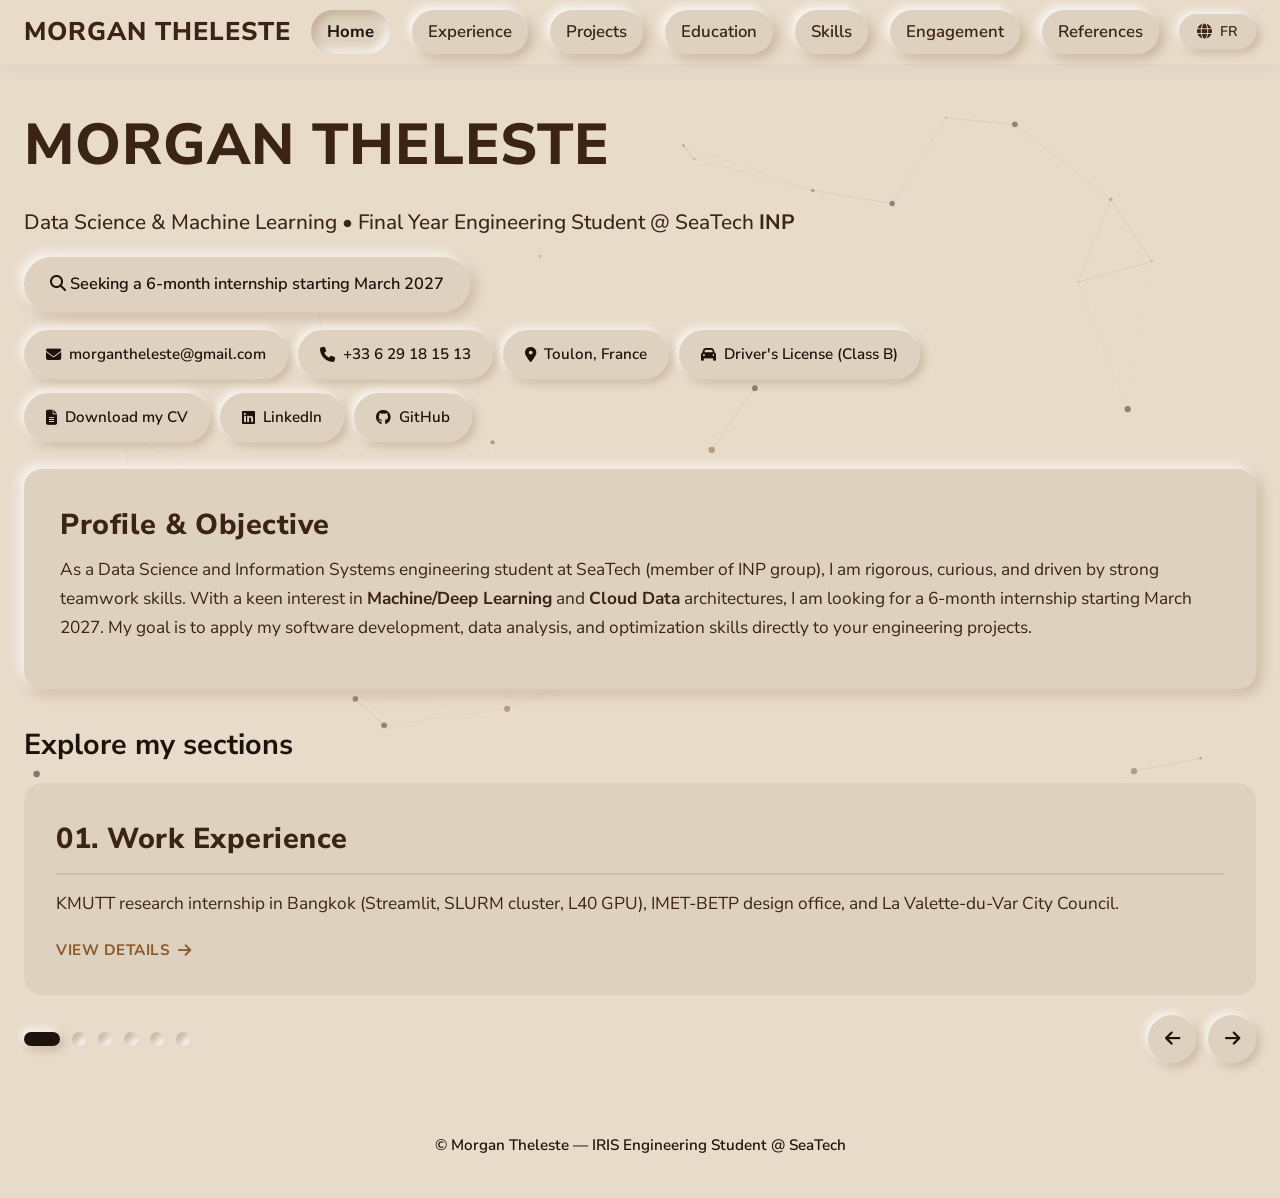
<file: index.html>
<!DOCTYPE html>
<html lang="fr">

<head>
  <meta charset="UTF-8">
  <meta name="viewport" content="width=device-width, initial-scale=1.0">
  <meta name="description"
    content="Morgan Theleste - Élève-ingénieur en dernière année au département IRIS de SeaTech. Recherche un stage de 6 mois à partir de Mars 2027.">
  <title>Morgan Theleste | Accueil</title>

  <link rel="stylesheet" href="https://cdnjs.cloudflare.com/ajax/libs/font-awesome/6.4.0/css/all.min.css">
  <link rel="stylesheet" href="style.css">

  <script src="https://cdnjs.cloudflare.com/ajax/libs/gsap/3.12.2/gsap.min.js"></script>
  <script src="script.js" defer></script>
</head>

<body>

  <div id="particles-js"></div>

  <!-- Navigation principale -->
  <nav class="main-navbar">
    <div class="nav-container">
      <a href="index.html" class="brand-link" data-i18n="nav_brand">Morgan Theleste</a>
      <ul class="nav-links">
        <li><a href="index.html" class="active" data-i18n="nav_home">Accueil</a></li>
        <li><a href="experience.html" data-i18n="nav_experience">Expérience</a></li>
        <li><a href="projets.html" data-i18n="nav_projects">Projets</a></li>
        <li><a href="formation.html" data-i18n="nav_education">Formation</a></li>
        <li><a href="competences.html" data-i18n="nav_skills">Compétences</a></li>
        <li><a href="engagement.html" data-i18n="nav_engagement">Engagement</a></li>
        <li><a href="references.html" data-i18n="nav_references">Références</a></li>
      </ul>
      <button id="lang-toggle-btn" class="lang-toggle-btn" aria-label="Passer en anglais / Switch to English">
        <i class="fas fa-globe"></i> <span id="lang-btn-text">EN</span>
      </button>
    </div>
  </nav>

  <div class="site-wrapper">

    <!-- En-tête -->
    <header class="page-header">
      <h1 class="page-title" data-i18n="header_title_home">Morgan Theleste</h1>
      <div class="page-subtitle" data-i18n="header_subtitle_home">Data Science & Machine Learning • Élève-ingénieur en dernière année @ SeaTech <strong>INP</strong></div>
      <div class="status-box" data-i18n="status_box"><i class="fas fa-search"></i> Recherche d'un stage de 6 mois à
        partir de Mars 2027</div>

      <div class="contact-grid">
        <a href="mailto:morgantheleste@gmail.com" class="contact-item"><i class="fas fa-envelope"></i>
          morgantheleste@gmail.com</a>
        <a href="tel:0629181513" class="contact-item"><i class="fas fa-phone"></i> +33 6 29 18 15 13</a>
        <span class="contact-item"><i class="fas fa-map-marker-alt"></i> <span data-i18n="contact_location">Toulon,
            83200</span></span>
        <span class="contact-item"><i class="fas fa-car"></i> <span data-i18n="contact_license">Permis B</span></span>
      </div>

      <div class="contact-grid" style="margin-top: 14px;">
        <a href="assets/pdf/Morgan_Theleste_CV.pdf" target="_blank" class="contact-item"><i class="fas fa-file-alt"></i> <span data-i18n="btn_cv">Télécharger mon CV</span></a>
        <a href="https://www.linkedin.com/in/morgan-theleste-487a2830b/" target="_blank" class="contact-item"><i class="fab fa-linkedin"></i> LinkedIn</a>
        <a href="https://github.com/morgantheleste?tab=repositories" target="_blank" class="contact-item"><i class="fab fa-github"></i> GitHub</a>
      </div>
    </header>

    <!-- Bio / Objectif -->
    <section class="content-section">
      <div class="content-block">
        <h2 class="block-title" data-i18n="profile_title">Profil & Objectif</h2>
        <p class="description" data-i18n="profile_desc">
          Élève-ingénieur en Sciences des Données et Systèmes d'Information au sein de SeaTech (membre du groupe INP),
          je suis rigoureux, curieux et animé par un fort esprit d'équipe. Doté d'un intérêt marqué pour le <strong>Machine/Deep
          Learning</strong> et les architectures <strong>Cloud Data</strong>, je recherche un stage de 6 mois à partir de Mars 2027. Mon ambition
          est de mettre mes compétences en développement, analyse et optimisation directement au profit de vos projets
          d'ingénierie.
        </p>
      </div>
    </section>

    <!-- Carrousel Interactif Fluide : Explorez mes rubriques -->
    <section class="content-section">
      <h2 style="font-size: 1.8rem; font-weight: 700; margin-bottom: 10px;" data-i18n="explore_rubrics">Explorez mes
        rubriques</h2>

      <div class="carousel-wrapper">
        <div class="carousel-viewport">
          <div class="carousel-track" id="carousel-track">

            <!-- Slide 1 -->
            <div class="carousel-slide">
              <a href="experience.html" class="section-card">
                <div>
                  <h3 data-i18n="card1_title">01. Expérience Pro</h3>
                  <p data-i18n="card1_desc">Stage KMUTT à Bangkok (Streamlit, cluster SLURM, GPU L40), bureau d'études
                    IMET-BETP et Mairie de La Valette-du-Var.</p>
                </div>
                <div class="card-link-action" data-i18n="consult_details">Consulter les détails <i
                    class="fas fa-arrow-right"></i></div>
              </a>
            </div>

            <!-- Slide 2 -->
            <div class="carousel-slide">
              <a href="projets.html" class="section-card">
                <div>
                  <h3 data-i18n="card2_title">02. Projets & Recherche</h3>
                  <p data-i18n="card2_desc">E-Sports Draft & Matchup Analyzer (MLOps), Portail IA & Supercalculateur (KMUTT), PhishML, Jeu 2D (Lua / LÖVE).</p>
                </div>
                <div class="card-link-action" data-i18n="consult_details">Consulter les détails <i
                    class="fas fa-arrow-right"></i></div>
              </a>
            </div>

            <!-- Slide 3 -->
            <div class="carousel-slide">
              <a href="formation.html" class="section-card">
                <div>
                  <h3 data-i18n="card3_title">03. Formation</h3>
                  <p data-i18n="card3_desc">Diplôme d'ingénieur SeaTech (Spécialité Data & SI - IRIS) et Licence en
                    Sciences pour l'Ingénieur à l'Université de Toulon.</p>
                </div>
                <div class="card-link-action" data-i18n="consult_details">Consulter les détails <i
                    class="fas fa-arrow-right"></i></div>
              </a>
            </div>

            <!-- Slide 4 -->
            <div class="carousel-slide">
              <a href="competences.html" class="section-card">
                <div>
                  <h3 data-i18n="card4_title">04. Compétences</h3>
                  <p data-i18n="card4_desc">C/C++, Python, MATLAB, Machine Learning, Lua, SQL, Streamlit, AutoCAD,
                    Anglais C1 (TOEIC 900) et savoir-être.</p>
                </div>
                <div class="card-link-action" data-i18n="consult_details">Consulter les détails <i
                    class="fas fa-arrow-right"></i></div>
              </a>
            </div>

            <!-- Slide 5 -->
            <div class="carousel-slide">
              <a href="engagement.html" class="section-card">
                <div>
                  <h3 data-i18n="card5_title">05. Engagement & Passions</h3>
                  <p data-i18n="card5_desc">Président du BDS SeaTech, passionné par la pratique du Skateboard.</p>
                </div>
                <div class="card-link-action" data-i18n="consult_details">Consulter les détails <i
                    class="fas fa-arrow-right"></i></div>
              </a>
            </div>

            <!-- Slide 6 -->
            <div class="carousel-slide">
              <a href="references.html" class="section-card">
                <div>
                  <h3 data-i18n="card6_title">06. Références & Contact</h3>
                  <p data-i18n="card6_desc">Contacts académiques (Université de Toulon & KMUTT Bangkok) et coordonnées
                    de contact direct.</p>
                </div>
                <div class="card-link-action" data-i18n="consult_details">Consulter les détails <i
                    class="fas fa-arrow-right"></i></div>
              </a>
            </div>

          </div>
        </div>

        <!-- Contrôles du Carrousel -->
        <div class="carousel-controls">
          <div class="carousel-dots" id="carousel-dots"></div>

          <div class="carousel-btn-group">
            <button class="carousel-btn" id="carousel-prev" aria-label="Précédent"><i
                class="fas fa-arrow-left"></i></button>
            <button class="carousel-btn" id="carousel-next" aria-label="Suivant"><i
                class="fas fa-arrow-right"></i></button>
          </div>
        </div>
      </div>
    </section>

    <footer>
      <p data-i18n="footer_text">&copy; Morgan Theleste — Élève-ingénieur IRIS @ SeaTech</p>
    </footer>

  </div>

</body>

</html>
</file>
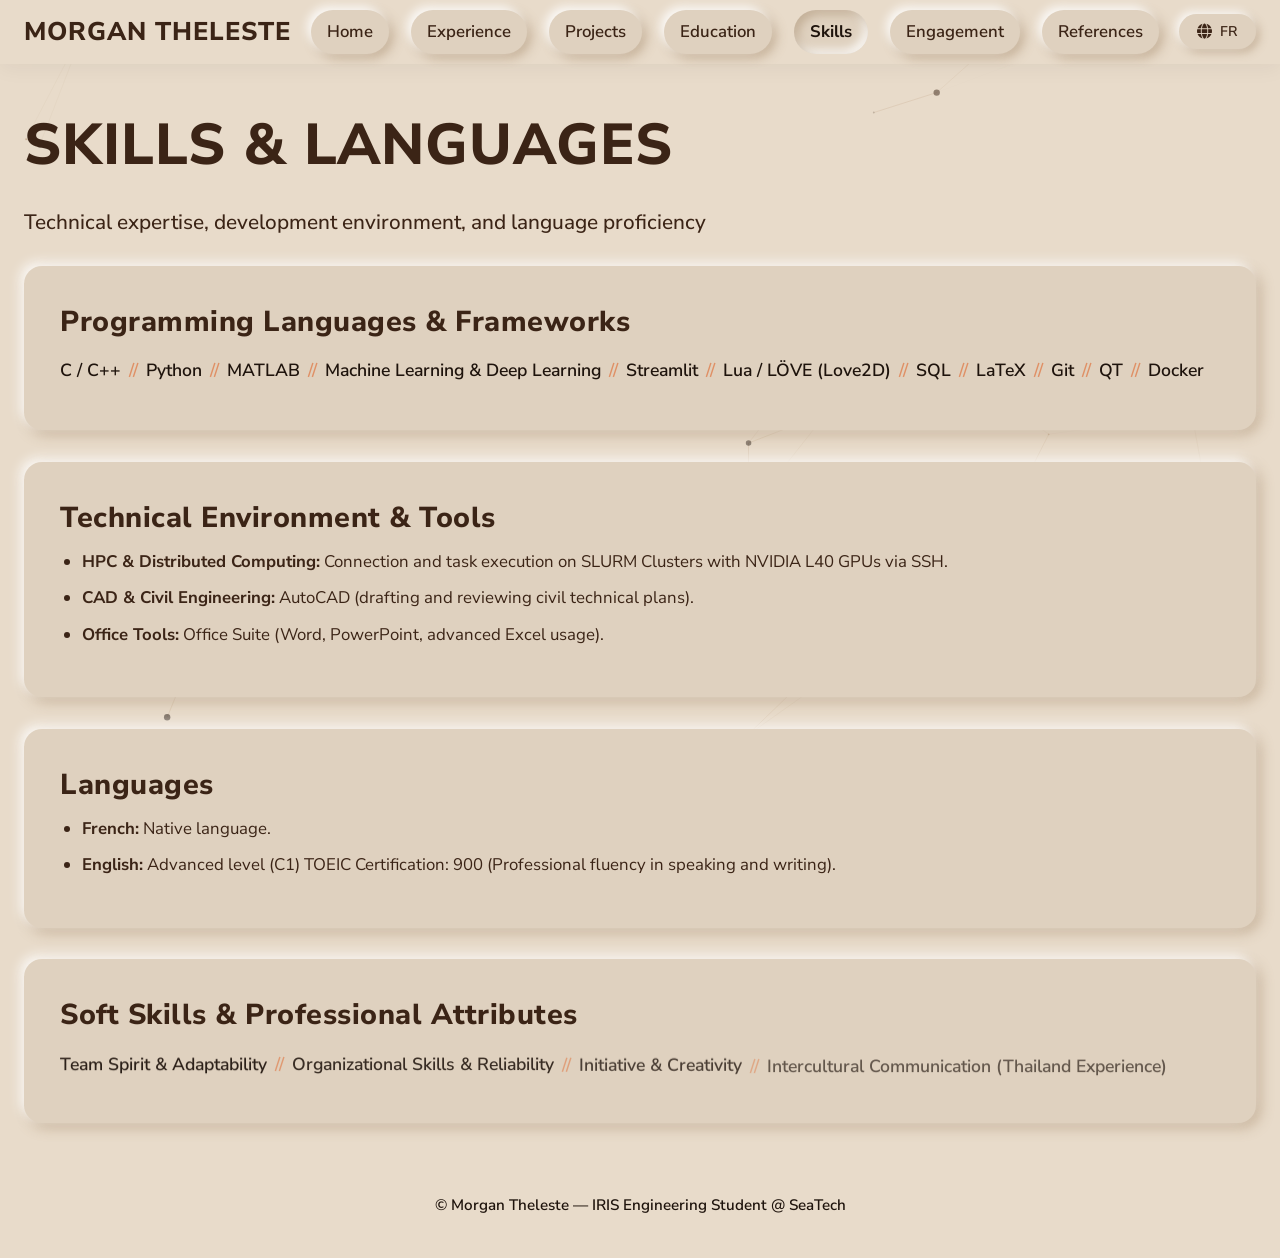
<file: competences.html>
<!DOCTYPE html>
<html lang="fr">

<head>
  <meta charset="UTF-8">
  <meta name="viewport" content="width=device-width, initial-scale=1.0">
  <meta name="description" content="Compétences & Langues - Morgan Theleste">
  <title>Compétences & Langues | Morgan Theleste</title>

  <link rel="stylesheet" href="https://cdnjs.cloudflare.com/ajax/libs/font-awesome/6.4.0/css/all.min.css">
  <link rel="stylesheet" href="style.css">

  <script src="https://cdnjs.cloudflare.com/ajax/libs/gsap/3.12.2/gsap.min.js"></script>
  <script src="script.js" defer></script>
</head>

<body>

  <div id="particles-js"></div>

  <nav class="main-navbar">
    <div class="nav-container">
      <a href="index.html" class="brand-link" data-i18n="nav_brand">Morgan Theleste</a>
      <ul class="nav-links">
        <li><a href="index.html" data-i18n="nav_home">Accueil</a></li>
        <li><a href="experience.html" data-i18n="nav_experience">Expérience</a></li>
        <li><a href="projets.html" data-i18n="nav_projects">Projets</a></li>
        <li><a href="formation.html" data-i18n="nav_education">Formation</a></li>
        <li><a href="competences.html" class="active" data-i18n="nav_skills">Compétences</a></li>
        <li><a href="engagement.html" data-i18n="nav_engagement">Engagement</a></li>
        <li><a href="references.html" data-i18n="nav_references">Références</a></li>
      </ul>
      <button id="lang-toggle-btn" class="lang-toggle-btn" aria-label="Passer en anglais / Switch to English">
        <i class="fas fa-globe"></i> <span id="lang-btn-text">EN</span>
      </button>
    </div>
  </nav>

  <div class="site-wrapper">

    <header class="page-header">
      <h1 class="page-title" data-i18n="skills_header_title">Compétences & Langues</h1>
      <div class="page-subtitle" data-i18n="skills_header_subtitle">Savoir-faire technique, environnement de
        développement et maîtrise linguistique</div>
    </header>

    <section class="content-section">

      <!-- Langages & Prog -->
      <article class="content-block">
        <h2 class="block-title" data-i18n="skills_sec1_title">Langages de Programmation & Frameworks</h2>

        <div class="tags-inline">
          <span class="tag-item">C / C++</span>
          <span class="tag-item">Python</span>
          <span class="tag-item">MATLAB</span>
          <span class="tag-item">Machine Learning & Deep Learning</span>
          <span class="tag-item">Streamlit</span>
          <span class="tag-item">Lua / LÖVE (Love2D)</span>
          <span class="tag-item">SQL</span>
          <span class="tag-item">LaTeX</span>
          <span class="tag-item">Git</span>
          <span class="tag-item">QT</span>
          <span class="tag-item">Docker</span>
        </div>
      </article>

      <!-- Supercalcul & Outils -->
      <article class="content-block">
        <h2 class="block-title" data-i18n="skills_sec2_title">Environnement Technique & Outils</h2>

        <ul class="sharp-list">
          <li data-i18n="skills_sec2_li1"><strong>HPC & Calcul Distribué :</strong> Connexion et exécution de tâches sur
            Cluster SLURM avec GPU NVIDIA L40 via SSH.</li>
          <li data-i18n="skills_sec2_li2"><strong>CAO & Génie Civil :</strong> AutoCAD (élaboration et révision de plans
            techniques VRD).</li>
          <li data-i18n="skills_sec2_li3"><strong>Outils Bureautiques :</strong> Pack Office (Word, PowerPoint, Excel
            utilisation avancée).</li>
        </ul>
      </article>

      <!-- Langues -->
      <article class="content-block">
        <h2 class="block-title" data-i18n="skills_sec3_title">Langues</h2>

        <ul class="sharp-list">
          <li data-i18n="skills_sec3_li1"><strong>Français :</strong> Langue maternelle.</li>
          <li data-i18n="skills_sec3_li2"><strong>Anglais :</strong> Niveau Avancé (C1) Certification TOEIC : 900
            (Aisance professionnelle à l'écrit et à l'oral).</li>
        </ul>
      </article>

      <!-- Savoir-être -->
      <article class="content-block">
        <h2 class="block-title" data-i18n="skills_sec4_title">Savoir-être Professionnel</h2>

        <div class="tags-inline">
          <span class="tag-item" data-i18n="skills_soft_tag1">Esprit d'équipe & Adaptabilité</span>
          <span class="tag-item" data-i18n="skills_soft_tag2">Sens de l'organisation & Fiabilité</span>
          <span class="tag-item" data-i18n="skills_soft_tag3">Prise d'initiative & Créativité</span>
          <span class="tag-item" data-i18n="skills_soft_tag4">Communication interculturelle (Expérience
            Thaïlande)</span>
        </div>
      </article>

    </section>

    <footer>
      <p data-i18n="footer_text">&copy; Morgan Theleste — Élève-ingénieur IRIS @ SeaTech</p>
    </footer>

  </div>

</body>

</html>
</file>
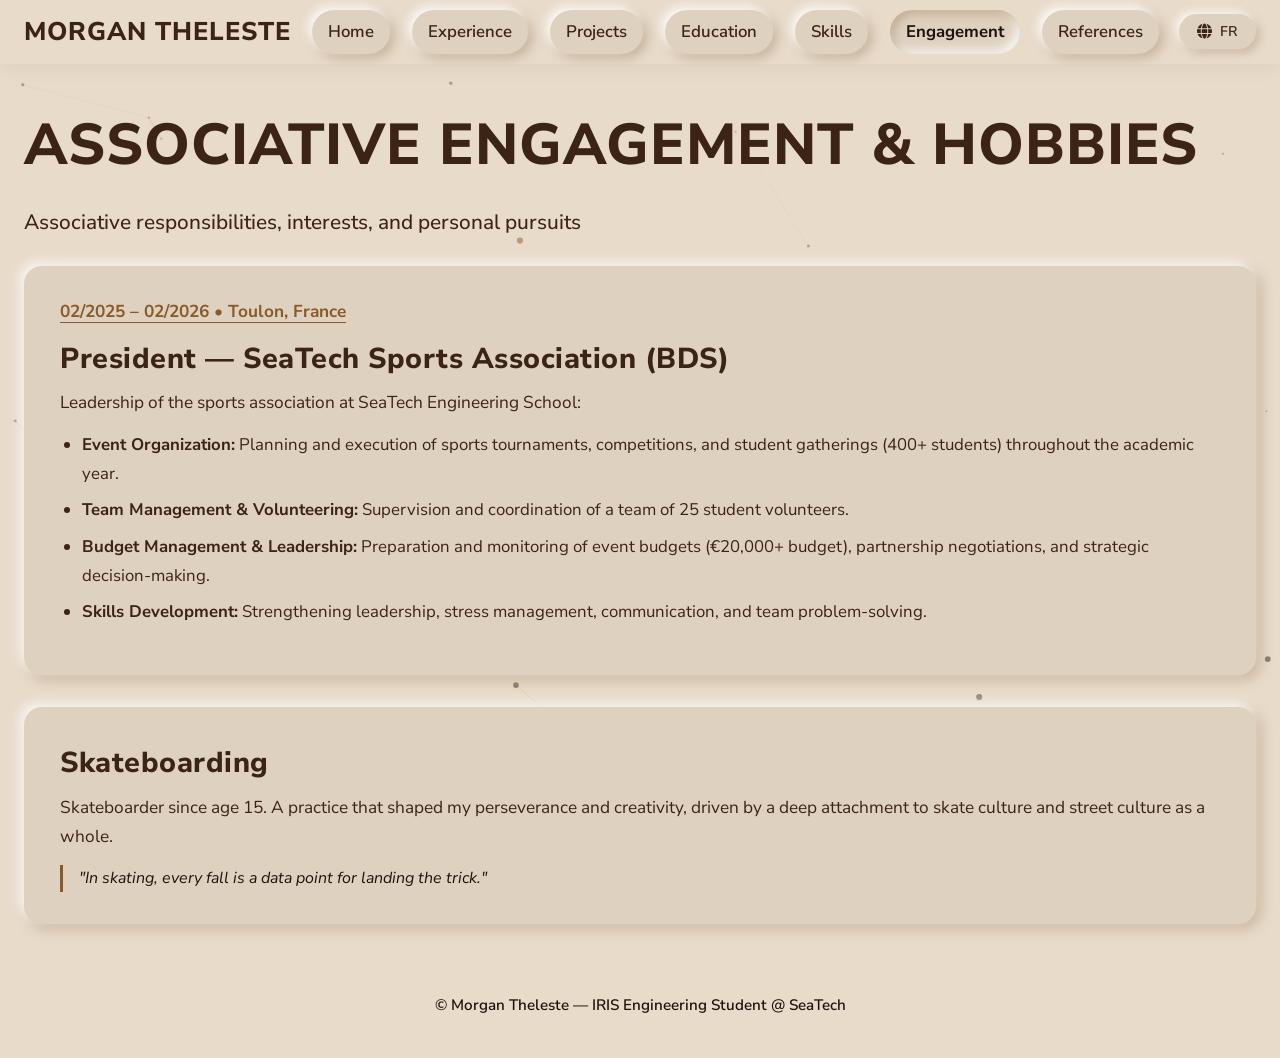
<file: engagement.html>
<!DOCTYPE html>
<html lang="fr">

<head>
  <meta charset="UTF-8">
  <meta name="viewport" content="width=device-width, initial-scale=1.0">
  <meta name="description" content="Engagement & Passions - Morgan Theleste">
  <title>Engagement & Passions | Morgan Theleste</title>

  <link rel="stylesheet" href="https://cdnjs.cloudflare.com/ajax/libs/font-awesome/6.4.0/css/all.min.css">
  <link rel="stylesheet" href="style.css">

  <script src="https://cdnjs.cloudflare.com/ajax/libs/gsap/3.12.2/gsap.min.js"></script>
  <script src="script.js" defer></script>
</head>

<body>

  <div id="particles-js"></div>

  <nav class="main-navbar">
    <div class="nav-container">
      <a href="index.html" class="brand-link" data-i18n="nav_brand">Morgan Theleste</a>
      <ul class="nav-links">
        <li><a href="index.html" data-i18n="nav_home">Accueil</a></li>
        <li><a href="experience.html" data-i18n="nav_experience">Expérience</a></li>
        <li><a href="projets.html" data-i18n="nav_projects">Projets</a></li>
        <li><a href="formation.html" data-i18n="nav_education">Formation</a></li>
        <li><a href="competences.html" data-i18n="nav_skills">Compétences</a></li>
        <li><a href="engagement.html" class="active" data-i18n="nav_engagement">Engagement</a></li>
        <li><a href="references.html" data-i18n="nav_references">Références</a></li>
      </ul>
      <button id="lang-toggle-btn" class="lang-toggle-btn" aria-label="Passer en anglais / Switch to English">
        <i class="fas fa-globe"></i> <span id="lang-btn-text">EN</span>
      </button>
    </div>
  </nav>

  <div class="site-wrapper">

    <header class="page-header">
      <h1 class="page-title" data-i18n="eng_header_title">Engagement Associatif & Passions</h1>
      <div class="page-subtitle" data-i18n="eng_header_subtitle">Responsabilités associatives, centres d'intérêt et
        projets personnels</div>
    </header>

    <section class="content-section">

      <!-- BDS SeaTech -->
      <article class="content-block">
        <div class="date-badge-sharp" data-i18n="eng1_date">02/2025 – 02/2026 • Toulon, France</div>
        <h2 class="block-title" data-i18n="eng1_title">Président — SeaTech Sports Association (Bureau des Sports)</h2>

        <p class="description" data-i18n="eng1_desc">
          Direction de l'association sportive de l'école d'ingénieurs SeaTech :
        </p>

        <ul class="sharp-list">
          <li data-i18n="eng1_li1"><strong>Organisation d'événements :</strong> Planification et mise en œuvre de
            tournois sportifs, compétitions et rassemblements étudiants (plus de 400 étudiants) tout au long de l'année
            universitaire.</li>
          <li data-i18n="eng1_li2"><strong>Management d'équipe & Bénévolat :</strong> Encadrement et coordination d'une
            équipe de bénévoles étudiants (25 personnes).</li>
          <li data-i18n="eng1_li3"><strong>Gestion budgétaire & Leadership :</strong> Élaboration et suivi des budgets
            événementiels (+ de 20 000 euros de budget), négociation de partenariats et prise de décision stratégique.
          </li>
          <li data-i18n="eng1_li4"><strong>Développement de compétences :</strong> Renforcement du leadership, de la
            gestion du stress, de la communication et de la résolution de problèmes en équipe.</li>
        </ul>
      </article>

      <!-- Skateboard -->
      <article class="content-block">
        <h2 class="block-title" data-i18n="eng2_title">Skateboard</h2>

        <p class="description" data-i18n="eng2_desc">
          Skateur depuis mes 15 ans. Une pratique qui a forgé ma persévérance et ma créativité, portée par un
          attachement profond à la culture skate et à la street culture au sens large.
        </p>

        <blockquote class="description" style="border-left: 3px solid var(--cognac-accent); padding-left: 16px; margin-top: 12px; font-style: italic;" data-i18n="eng2_quote">
          « Dans le skate, chaque chute est une donnée pour réussir le trick. »
        </blockquote>
      </article>

    </section>

    <footer>
      <p data-i18n="footer_text">&copy; Morgan Theleste — Élève-ingénieur IRIS @ SeaTech</p>
    </footer>

  </div>

</body>

</html>
</file>
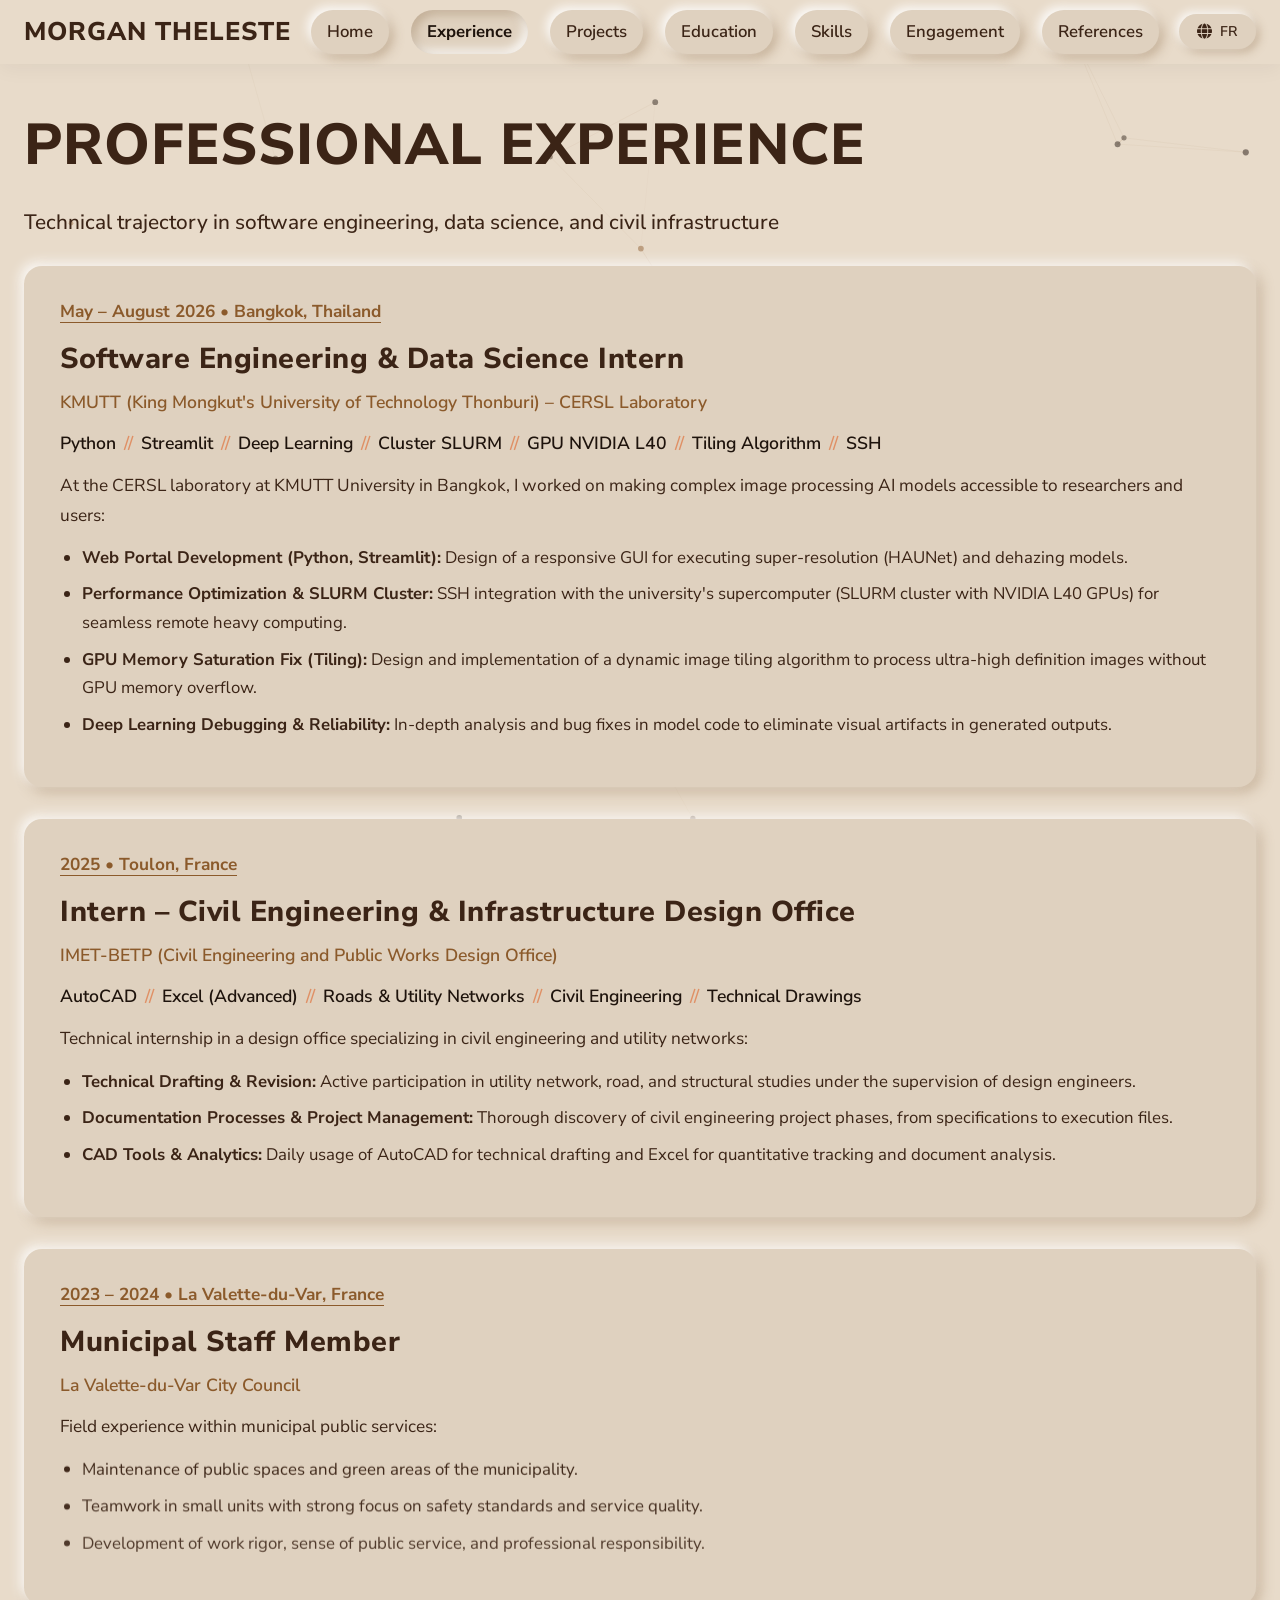
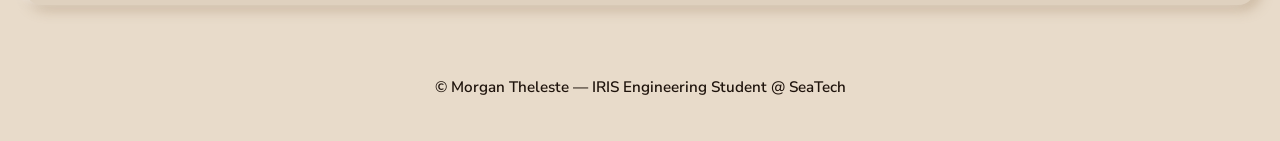
<file: experience.html>
<!DOCTYPE html>
<html lang="fr">

<head>
  <meta charset="UTF-8">
  <meta name="viewport" content="width=device-width, initial-scale=1.0">
  <meta name="description" content="Expériences Professionnelles - Morgan Theleste">
  <title>Expérience Professionnelle | Morgan Theleste</title>

  <link rel="stylesheet" href="https://cdnjs.cloudflare.com/ajax/libs/font-awesome/6.4.0/css/all.min.css">
  <link rel="stylesheet" href="style.css">

  <script src="https://cdnjs.cloudflare.com/ajax/libs/gsap/3.12.2/gsap.min.js"></script>
  <script src="script.js" defer></script>
</head>

<body>

  <div id="particles-js"></div>

  <nav class="main-navbar">
    <div class="nav-container">
      <a href="index.html" class="brand-link" data-i18n="nav_brand">Morgan Theleste</a>
      <ul class="nav-links">
        <li><a href="index.html" data-i18n="nav_home">Accueil</a></li>
        <li><a href="experience.html" class="active" data-i18n="nav_experience">Expérience</a></li>
        <li><a href="projets.html" data-i18n="nav_projects">Projets</a></li>
        <li><a href="formation.html" data-i18n="nav_education">Formation</a></li>
        <li><a href="competences.html" data-i18n="nav_skills">Compétences</a></li>
        <li><a href="engagement.html" data-i18n="nav_engagement">Engagement</a></li>
        <li><a href="references.html" data-i18n="nav_references">Références</a></li>
      </ul>
      <button id="lang-toggle-btn" class="lang-toggle-btn" aria-label="Passer en anglais / Switch to English">
        <i class="fas fa-globe"></i> <span id="lang-btn-text">EN</span>
      </button>
    </div>
  </nav>

  <div class="site-wrapper">

    <header class="page-header">
      <h1 class="page-title" data-i18n="exp_header_title">Expérience Professionnelle</h1>
      <div class="page-subtitle" data-i18n="exp_header_subtitle">Parcours technique en ingénierie logicielle, data
        science et travaux publics</div>
    </header>

    <section class="content-section">

      <!-- KMUTT Bangkok -->
      <article class="content-block">
        <div class="date-badge-sharp" data-i18n="exp1_date">Mai – Août 2026 • Bangkok, Thaïlande</div>
        <h2 class="block-title" data-i18n="exp1_title">Stagiaire en Ingénierie Logicielle et Data Science</h2>
        <div class="block-subtitle" data-i18n="exp1_subtitle">KMUTT (King Mongkut's University of Technology Thonburi) –
          Laboratoire CERSL</div>

        <div class="tags-inline">
          <span class="tag-item">Python</span>
          <span class="tag-item">Streamlit</span>
          <span class="tag-item">Deep Learning</span>
          <span class="tag-item">Cluster SLURM</span>
          <span class="tag-item">GPU NVIDIA L40</span>
          <span class="tag-item">Tiling Algorithm</span>
          <span class="tag-item">SSH</span>
        </div>

        <p class="description" data-i18n="exp1_desc">
          Au sein du laboratoire CERSL de l'université KMUTT à Bangkok, j'ai travaillé à rendre des modèles complexes
          d'Intelligence Artificielle de traitement d'images accessibles aux chercheurs et utilisateurs :
        </p>

        <ul class="sharp-list">
          <li data-i18n="exp1_li1"><strong>Développement d'un portail web (Python, Streamlit) :</strong> Conception
            d'une interface graphique réactive permettant d'appliquer des modèles de super-résolution (HAUNet) et de
            correction de brume.</li>
          <li data-i18n="exp1_li2"><strong>Optimisation des performances & Cluster SLURM :</strong> Connexion de
            l'interface par SSH au supercalculateur de l'université (Cluster SLURM équipé de GPU NVIDIA L40) pour
            exécuter les calculs lourds à distance de manière transparente.</li>
          <li data-i18n="exp1_li3"><strong>Résolution de saturation mémoire GPU (Tiling) :</strong> Conception et mise
            en œuvre d'un algorithme de découpage dynamique d'images (tiling) pour traiter des images très haute
            définition sans dépasser la mémoire de la carte graphique.</li>
          <li data-i18n="exp1_li4"><strong>Débogage et fiabilisation Deep Learning :</strong> Analyse approfondie et
            correction des bugs du code des modèles pour éliminer les artefacts visuels sur les images produites.</li>
        </ul>
      </article>

      <!-- IMET-BETP -->
      <article class="content-block">
        <div class="date-badge-sharp" data-i18n="exp2_date">2025 • Toulon, France</div>
        <h2 class="block-title" data-i18n="exp2_title">Stagiaire – Bureau d'études Travaux Publics & Génie Civil</h2>
        <div class="block-subtitle" data-i18n="exp2_subtitle">IMET-BETP (Bureau d'études travaux publics et génie civil)
        </div>

        <div class="tags-inline">
          <span class="tag-item">AutoCAD</span>
          <span class="tag-item" data-i18n="exp2_tag2">Excel (Avancé)</span>
          <span class="tag-item" data-i18n="exp2_tag3">VRD</span>
          <span class="tag-item" data-i18n="exp2_tag4">Génie Civil</span>
          <span class="tag-item" data-i18n="exp2_tag5">Plans Techniques</span>
        </div>

        <p class="description" data-i18n="exp2_desc">
          Stage technique en bureau d'études spécialisé dans le génie civil et les Voiries et Réseaux Divers (VRD) :
        </p>

        <ul class="sharp-list">
          <li data-i18n="exp2_li1"><strong>Élaboration et révision des plans techniques :</strong> Participation active
            aux études de réseaux, voiries et structures sous la supervision des ingénieurs d'études.</li>
          <li data-i18n="exp2_li2"><strong>Processus documentaires & Gestion de projet :</strong> Découverte approfondie
            des phases d'un projet de BTP, du cahier des charges au dossier d'exécution.</li>
          <li data-i18n="exp2_li3"><strong>Outils CAO & Analyse :</strong> Utilisation quotidienne d'AutoCAD pour le
            dessin technique et d'Excel pour le suivi quantitatif et l'analyse documentaire.</li>
        </ul>
      </article>

      <!-- Mairie -->
      <article class="content-block">
        <div class="date-badge-sharp" data-i18n="exp3_date">2023 – 2024 • La Valette-du-Var, France</div>
        <h2 class="block-title" data-i18n="exp3_title">Agent municipal</h2>
        <div class="block-subtitle" data-i18n="exp3_subtitle">Mairie de La Valette-du-Var</div>

        <p class="description" data-i18n="exp3_desc">
          Expérience de terrain au sein des services municipaux de la ville :
        </p>

        <ul class="sharp-list">
          <li data-i18n="exp3_li1">Entretien des espaces publics et des espaces verts de la commune.</li>
          <li data-i18n="exp3_li2">Travail en équipe restreinte avec un accent fort sur les normes de sécurité et la
            qualité de service.</li>
          <li data-i18n="exp3_li3">Développement d'une grande rigueur de travail, du sens du service public et des
            responsabilités professionnelles.</li>
        </ul>
      </article>

    </section>

    <footer>
      <p data-i18n="footer_text">&copy; Morgan Theleste — Élève-ingénieur IRIS @ SeaTech</p>
    </footer>

  </div>

</body>

</html>
</file>
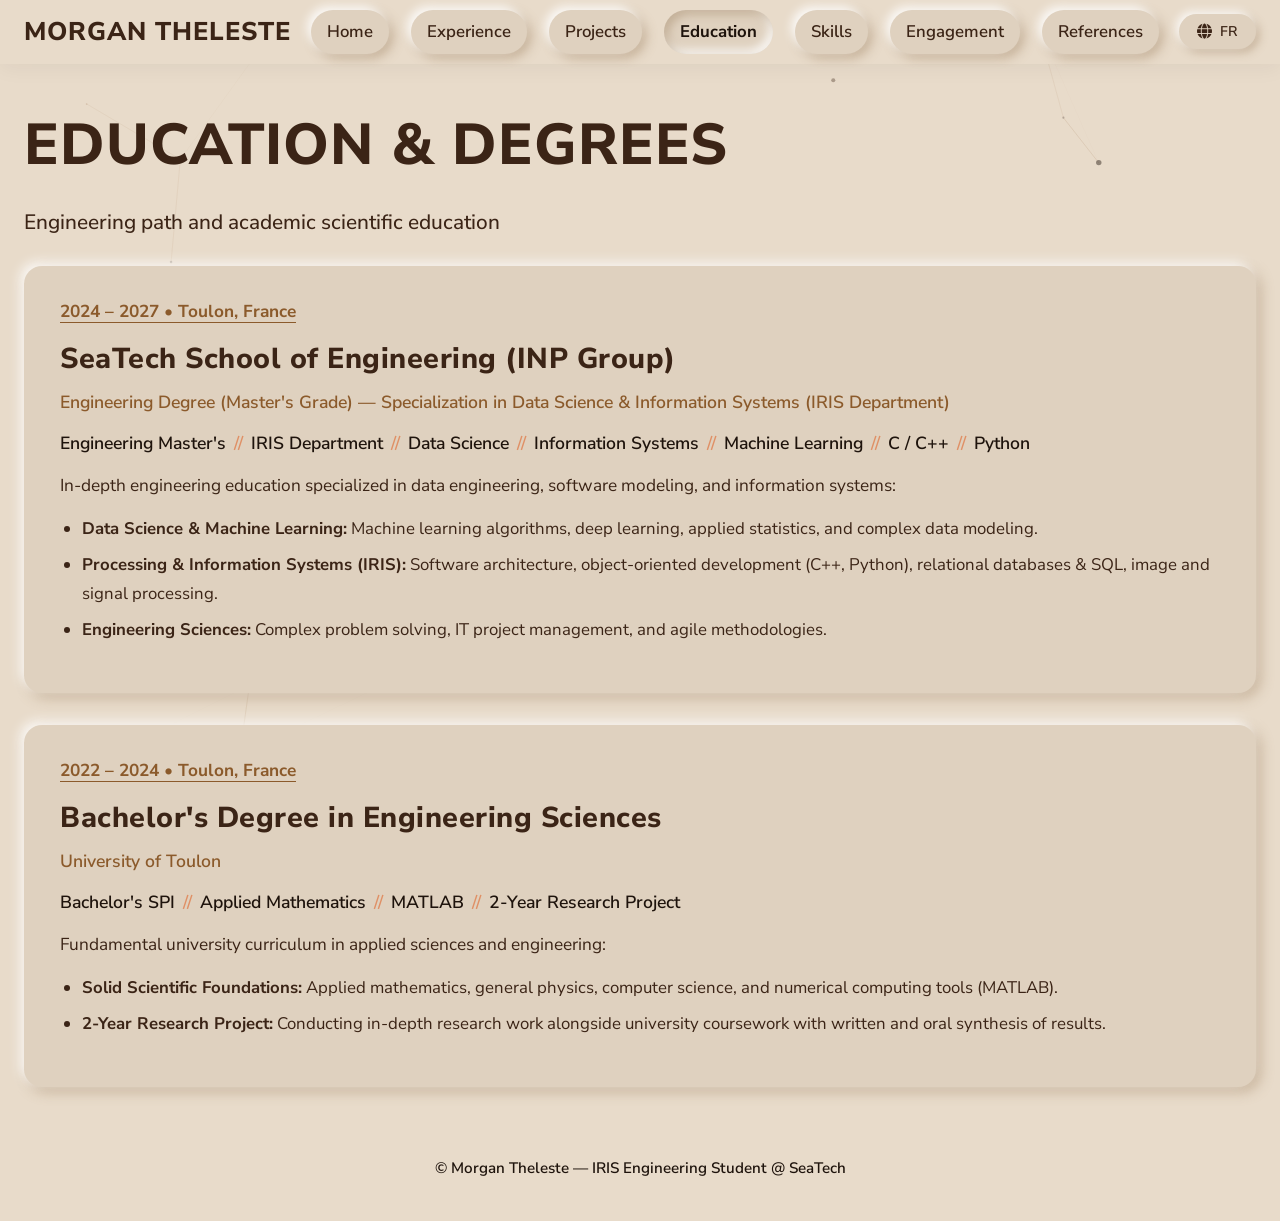
<file: formation.html>
<!DOCTYPE html>
<html lang="fr">

<head>
  <meta charset="UTF-8">
  <meta name="viewport" content="width=device-width, initial-scale=1.0">
  <meta name="description" content="Formation & Parcours Académique - Morgan Theleste">
  <title>Formation | Morgan Theleste</title>

  <link rel="stylesheet" href="https://cdnjs.cloudflare.com/ajax/libs/font-awesome/6.4.0/css/all.min.css">
  <link rel="stylesheet" href="style.css">

  <script src="https://cdnjs.cloudflare.com/ajax/libs/gsap/3.12.2/gsap.min.js"></script>
  <script src="script.js" defer></script>
</head>

<body>

  <div id="particles-js"></div>

  <nav class="main-navbar">
    <div class="nav-container">
      <a href="index.html" class="brand-link" data-i18n="nav_brand">Morgan Theleste</a>
      <ul class="nav-links">
        <li><a href="index.html" data-i18n="nav_home">Accueil</a></li>
        <li><a href="experience.html" data-i18n="nav_experience">Expérience</a></li>
        <li><a href="projets.html" data-i18n="nav_projects">Projets</a></li>
        <li><a href="formation.html" class="active" data-i18n="nav_education">Formation</a></li>
        <li><a href="competences.html" data-i18n="nav_skills">Compétences</a></li>
        <li><a href="engagement.html" data-i18n="nav_engagement">Engagement</a></li>
        <li><a href="references.html" data-i18n="nav_references">Références</a></li>
      </ul>
      <button id="lang-toggle-btn" class="lang-toggle-btn" aria-label="Passer en anglais / Switch to English">
        <i class="fas fa-globe"></i> <span id="lang-btn-text">EN</span>
      </button>
    </div>
  </nav>

  <div class="site-wrapper">

    <header class="page-header">
      <h1 class="page-title" data-i18n="edu_header_title">Formation & Diplômes</h1>
      <div class="page-subtitle" data-i18n="edu_header_subtitle">Parcours d'ingénierie et formation scientifique
        académique</div>
    </header>

    <section class="content-section">

      <!-- SeaTech -->
      <article class="content-block">
        <div class="date-badge-sharp" data-i18n="edu1_date">2024 – 2027 • Toulon, France</div>
        <h2 class="block-title" data-i18n="edu1_title">École d'ingénieurs SeaTech (Groupe INP)</h2>
        <div class="block-subtitle" data-i18n="edu1_subtitle">Diplôme d'ingénieur (Grade de Master) — Spécialité Données
          et Systèmes d'Information (Département IRIS)</div>

        <div class="tags-inline">
          <span class="tag-item" data-i18n="edu1_tag1">Master Ingénieur</span>
          <span class="tag-item" data-i18n="edu1_tag2">Département IRIS</span>
          <span class="tag-item">Data Science</span>
          <span class="tag-item" data-i18n="edu1_tag4">Systèmes d'Information</span>
          <span class="tag-item">Machine Learning</span>
          <span class="tag-item">C / C++</span>
          <span class="tag-item">Python</span>
        </div>

        <p class="description" data-i18n="edu1_desc">
          Formation d'ingénieur approfondie spécialisée dans l'ingénierie des données, la modélisation logicielle et les
          systèmes d'information :
        </p>

        <ul class="sharp-list">
          <li data-i18n="edu1_li1"><strong>Sciences des données & Machine Learning :</strong> Algorithmes
            d'apprentissage automatique, apprentissage profond, statistiques et modélisation de données complexes.</li>
          <li data-i18n="edu1_li2"><strong>Traitement et Systèmes d'Information (IRIS) :</strong> Architecture
            logicielle, développement objet (C++, Python), bases de données relationnelles et SQL, traitement d'images
            et de signaux.</li>
          <li data-i18n="edu1_li3"><strong>Sciences de l'ingénieur :</strong> Résolution de problèmes complexes, gestion
            de projets informatiques et méthodologies agiles.</li>
        </ul>
      </article>

      <!-- Licence SPI -->
      <article class="content-block">
        <div class="date-badge-sharp" data-i18n="edu2_date">2022 – 2024 • Toulon, France</div>
        <h2 class="block-title" data-i18n="edu2_title">Licence en Sciences pour l'Ingénieur</h2>
        <div class="block-subtitle" data-i18n="edu2_subtitle">Université de Toulon</div>

        <div class="tags-inline">
          <span class="tag-item" data-i18n="edu2_tag1">Licence SPI</span>
          <span class="tag-item" data-i18n="edu2_tag2">Mathématiques Appliquées</span>
          <span class="tag-item">MATLAB</span>
          <span class="tag-item" data-i18n="edu2_tag4">Projet de Recherche 2 Ans</span>
        </div>

        <p class="description" data-i18n="edu2_desc">
          Formation universitaire fondamentale en sciences appliquées et ingénierie :
        </p>

        <ul class="sharp-list">
          <li data-i18n="edu2_li1"><strong>Bases scientifiques solides :</strong> Mathématiques appliquées, physique
            générale, informatique et outils numériques de calcul (MATLAB).</li>
          <li data-i18n="edu2_li2"><strong>Projet de recherche de 2 ans :</strong> Conduite d'un travail de recherche
            approfondi en parallèle du cursus universitaire avec synthèse écrite et orale des résultats.</li>
        </ul>
      </article>

    </section>

    <footer>
      <p data-i18n="footer_text">&copy; Morgan Theleste — Élève-ingénieur IRIS @ SeaTech</p>
    </footer>

  </div>

</body>

</html>
</file>
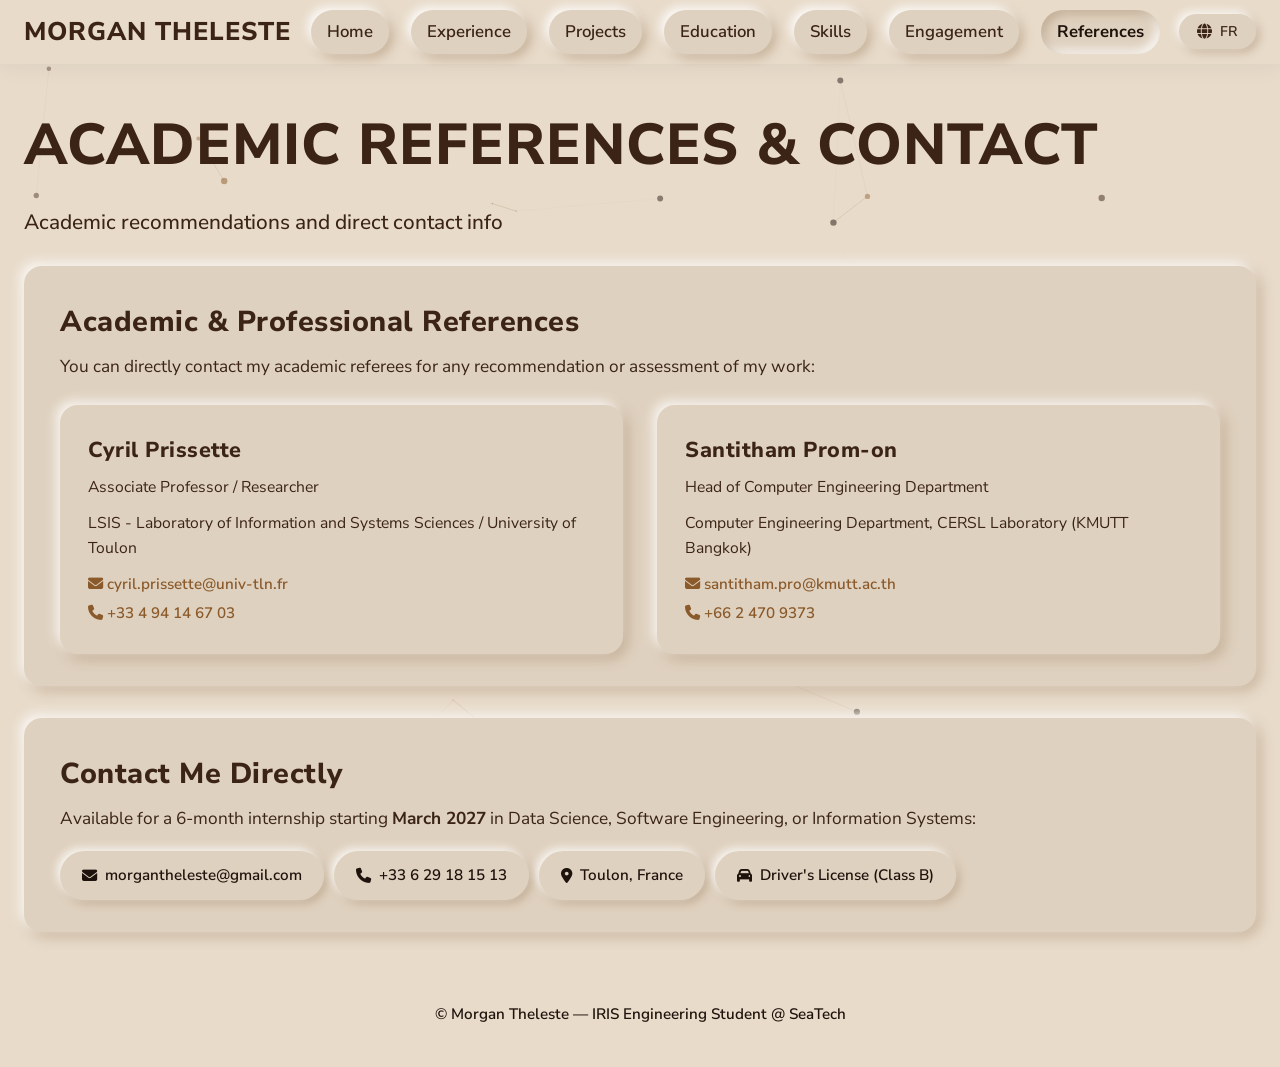
<file: references.html>
<!DOCTYPE html>
<html lang="fr">
<head>
  <meta charset="UTF-8">
  <meta name="viewport" content="width=device-width, initial-scale=1.0">
  <meta name="description" content="Références Académiques & Contact Direct - Morgan Theleste">
  <title>Références & Contact | Morgan Theleste</title>

  <link rel="stylesheet" href="https://cdnjs.cloudflare.com/ajax/libs/font-awesome/6.4.0/css/all.min.css">
  <link rel="stylesheet" href="style.css">

  <script src="https://cdnjs.cloudflare.com/ajax/libs/gsap/3.12.2/gsap.min.js"></script>
  <script src="script.js" defer></script>
</head>
<body>

  <div id="particles-js"></div>

  <nav class="main-navbar">
    <div class="nav-container">
      <a href="index.html" class="brand-link" data-i18n="nav_brand">Morgan Theleste</a>
      <ul class="nav-links">
        <li><a href="index.html" data-i18n="nav_home">Accueil</a></li>
        <li><a href="experience.html" data-i18n="nav_experience">Expérience</a></li>
        <li><a href="projets.html" data-i18n="nav_projects">Projets</a></li>
        <li><a href="formation.html" data-i18n="nav_education">Formation</a></li>
        <li><a href="competences.html" data-i18n="nav_skills">Compétences</a></li>
        <li><a href="engagement.html" data-i18n="nav_engagement">Engagement</a></li>
        <li><a href="references.html" class="active" data-i18n="nav_references">Références</a></li>
      </ul>
      <button id="lang-toggle-btn" class="lang-toggle-btn" aria-label="Passer en anglais / Switch to English">
        <i class="fas fa-globe"></i> <span id="lang-btn-text">EN</span>
      </button>
    </div>
  </nav>

  <div class="site-wrapper">
    
    <header class="page-header">
      <h1 class="page-title" data-i18n="ref_page_title">Références Académiques & Contact</h1>
      <div class="page-subtitle" data-i18n="ref_page_subtitle">Recommandations universitaires et coordonnées directes</div>
    </header>

    <section class="content-section">

      <!-- Références -->
      <article class="content-block">
        <h2 class="block-title" data-i18n="ref_section_title">Références Académiques & Professionnelles</h2>
        <p class="description" data-i18n="ref_section_desc">Vous pouvez contacter directement mes référents académiques pour toute demande d'appréciation sur mes travaux :</p>

        <div class="refs-wrapper">
          
          <div class="ref-card-sharp">
            <h4>Cyril Prissette</h4>
            <p data-i18n="ref_1_role">Enseignant-Chercheur</p>
            <p data-i18n="ref_1_lab">LSIS - Laboratory of Information and Systems Sciences / Université de Toulon</p>
            <a href="mailto:cyril.prissette@univ-tln.fr"><i class="fas fa-envelope"></i> cyril.prissette@univ-tln.fr</a>
            <a href="tel:0494146703"><i class="fas fa-phone"></i> +33 4 94 14 67 03</a>
          </div>

          <div class="ref-card-sharp">
            <h4>Santitham Prom-on</h4>
            <p data-i18n="ref_2_role">Head of Computer Engineering Department</p>
            <p data-i18n="ref_2_lab">Computer Engineering Department, Laboratoire CERSL (KMUTT Bangkok)</p>
            <a href="mailto:santitham.pro@kmutt.ac.th"><i class="fas fa-envelope"></i> santitham.pro@kmutt.ac.th</a>
            <a href="tel:+6624709373"><i class="fas fa-phone"></i> +66 2 470 9373</a>
          </div>

        </div>
      </article>

      <!-- Contact Direct -->
      <article class="content-block">
        <h2 class="block-title" data-i18n="contact_section_title">Me Contacter Directement</h2>
        <p class="description" data-i18n="contact_section_desc">
          Disponible pour un stage de 6 mois à partir de <strong>Mars 2027</strong> en Data Science, Ingénierie Logicielle ou Systèmes d'Information :
        </p>

        <div class="contact-grid">
          <a href="mailto:morgantheleste@gmail.com" class="contact-item"><i class="fas fa-envelope"></i> morgantheleste@gmail.com</a>
          <a href="tel:+33629181513" class="contact-item"><i class="fas fa-phone"></i> +33 6 29 18 15 13</a>
          <span class="contact-item"><i class="fas fa-map-marker-alt"></i> <span data-i18n="contact_location">Toulon, 83200</span></span>
          <span class="contact-item"><i class="fas fa-car"></i> <span data-i18n="contact_license">Permis B</span></span>
        </div>
      </article>

    </section>

    <footer>
      <p data-i18n="footer_rights">&copy; Morgan Theleste — Élève-ingénieur IRIS @ SeaTech</p>
    </footer>

  </div>

</body>
</html>
</file>
<file: style.css>
@import url('https://fonts.googleapis.com/css2?family=Nunito+Sans:ital,opsz,wght@0,6..12,400..800;1,6..12,400..800&display=swap');

:root {
  --espresso-dark: #1e130c;   /* Marron foncé espresso */
  --chocolate-dark: #3b2416;  /* Marron chocolat */
  --cognac-accent: #8b5a2b;   /* Marron cognac / bronze */
  --caramel-tan: #c19a6b;     /* Marron caramel */
  --cream-light: #f3e2c6;     /* Couleur crème / ivoire */

  /* Fond de page et surface des cartes (Cartes un poil plus sombres que le fond) */
  --bg-primary: #e8dbca;      /* Canvas de fond de page */
  --bg-card: #dfd1bf;         /* Surface des cartes : un poil plus sombre que le fond */
  --bg-card-hover: #d7c8b4;   /* Surface au survol */

  /* Lumière (Haut-Gauche) et Ombre (Bas-Droit) Neumorphiques unifiées sur tout le site */
  --convex-light: rgba(255, 255, 255, 0.85);                 /* Lumière blanche/ivoire en haut à gauche */
  --convex-dark: rgba(150, 120, 85, 0.45);                   /* Ombre caramel/espresso en bas à droite */

  --shadow-convex: -4px -4px 12px var(--convex-light), 4px 4px 14px var(--convex-dark);
  --shadow-convex-sm: -3px -3px 8px var(--convex-light), 3px 3px 10px var(--convex-dark);
  --shadow-convex-hover: -5px -5px 14px rgba(255, 255, 255, 0.9), 5px 5px 16px rgba(150, 120, 85, 0.40);
  --shadow-concave-active: inset 4px 4px 10px rgba(150, 120, 85, 0.40), inset -4px -4px 10px rgba(255, 255, 255, 0.85);

  --font-heading: 'Nunito Sans', sans-serif;   /* Police unifiée Nunito Sans pour titres */
  --font-body: 'Nunito Sans', sans-serif;     /* Police globale Nunito Sans pour le texte */
}

/* Réinitialisation globale des liens */
a {
  text-decoration: none;
  color: inherit;
}

*, *::before, *::after {
  box-sizing: border-box;
  margin: 0;
  padding: 0;
}

html {
  scroll-behavior: smooth;
  -webkit-font-smoothing: antialiased;
  width: 100%;
}

body {
  font-family: var(--font-body);
  font-weight: 400;
  color: var(--espresso-dark);
  background: var(--bg-primary);
  min-height: 100vh;
  width: 100%;
  padding: 0;
  margin: 0;
  line-height: 1.65;
  overflow-x: hidden;
}

/* Typographie */
h1, h2, h3, .page-title, .block-title, .brand-link {
  font-family: var(--font-heading);
}

h1, .page-title {
  font-weight: 700;
}

h2, h3, .block-title, .brand-link {
  font-weight: 600;
}

/* Particules */
#particles-js {
  position: fixed;
  top: 0;
  left: 0;
  width: 100vw;
  height: 100vh;
  z-index: 0;
  pointer-events: none;
}

.site-wrapper {
  position: relative;
  z-index: 1;
  width: 100%;
  max-width: 1400px;   /* Empêche le contenu de s'étirer à l'infini sur grand écran */
  margin: 0 auto;      /* Centre le contenu horizontalement */
  padding: 10px 24px;
}

/* BARRE DE NAVIGATION NEUMORPHIQUE UNIFIÉE */
.main-navbar {
  background: var(--bg-primary);
  position: sticky;
  top: 0;
  z-index: 100;
  width: 100%;
  box-shadow: 0 8px 20px rgba(45, 30, 20, 0.08), 0 -4px 12px rgba(255, 252, 244, 0.8);
  margin-bottom: 24px;
}

.nav-container {
  width: 100%;
  max-width: 1400px;   /* Aligné avec .site-wrapper : la barre reste pleine largeur, son contenu non */
  margin: 0 auto;
  padding: 10px 24px;
  display: flex;
  justify-content: space-between;
  align-items: center;
  flex-wrap: wrap;
  gap: 14px;
}

.brand-link {
  font-family: var(--font-heading) !important;
  font-weight: 800 !important;
  font-size: 1.6rem !important;
  letter-spacing: 1px !important;
  text-transform: uppercase !important;
  color: var(--chocolate-dark) !important;
  text-decoration: none !important;
  transition: color 0.3s ease;
}

.brand-link:hover {
  color: var(--cognac-accent);
}

.nav-links {
  display: flex;
  gap: 22px;
  list-style: none;
  flex-wrap: wrap;
  align-items: center;
}

.nav-links a {
  font-family: var(--font-heading);
  font-weight: 600;
  font-size: 1.05rem;
  color: var(--chocolate-dark);
  text-decoration: none !important;
  background: var(--bg-card) !important;
  border: none !important;
  border-radius: 50px !important;
  padding: 8px 16px !important;
  box-shadow: -4px -4px 10px var(--convex-light), 4px 4px 12px var(--convex-dark);
  transition: all 0.25s cubic-bezier(0.16, 1, 0.3, 1) !important;
  display: inline-block;
  cursor: pointer;
}

.nav-links a:hover {
  color: var(--espresso-dark) !important;
  box-shadow: -6px -6px 14px rgba(255, 255, 255, 0.95), 6px 6px 16px rgba(160, 130, 95, 0.35) !important;
  transform: translateY(-2px) !important;
}

.nav-links a:active {
  transform: translateY(2px) scale(0.95) !important;
  box-shadow: var(--shadow-concave-active) !important;
  transition: all 0.08s cubic-bezier(0.2, 0, 0, 1) !important;
}

.nav-links a.active {
  color: var(--espresso-dark) !important;
  font-weight: 700;
  background: var(--bg-card) !important;
  box-shadow: var(--shadow-concave-active) !important;
  transform: none !important;
}

.nav-links a.active:hover {
  transform: none !important;
  box-shadow: var(--shadow-concave-active) !important;
}

/* Bouton de Changement de Langue (FR / EN) - Effet 3D tactile & concave */
.lang-toggle-btn {
  display: inline-flex;
  align-items: center;
  gap: 8px;
  background: var(--bg-card);
  border: none !important;
  color: var(--chocolate-dark);
  font-family: var(--font-body);
  font-weight: 600;
  font-size: 0.88rem;
  padding: 8px 18px;
  border-radius: 50px;
  cursor: pointer;
  box-shadow: var(--shadow-convex-sm);
  transition: all 0.25s cubic-bezier(0.16, 1, 0.3, 1);
}

.lang-toggle-btn:hover {
  color: var(--espresso-dark);
  transform: translateY(-2px);
  box-shadow: -6px -6px 14px rgba(255, 255, 255, 0.95), 6px 6px 16px rgba(160, 130, 95, 0.35);
}

.lang-toggle-btn:active {
  transform: translateY(2px) scale(0.95) !important;
  box-shadow: var(--shadow-concave-active) !important;
  transition: all 0.08s cubic-bezier(0.2, 0, 0, 1) !important;
}

.lang-toggle-btn i {
  font-size: 0.95rem;
  transition: transform 0.4s ease;
}

.lang-toggle-btn:hover i {
  transform: rotate(20deg);
}

/* En-tête de page */
.page-header {
  width: 100%;
  padding-bottom: 12px;
  margin-bottom: 15px;
}

.page-title, h1.page-title {
  font-family: var(--font-heading) !important;
  font-weight: 800 !important;
  font-size: 3.6rem !important;
  letter-spacing: 1px !important;
  text-transform: uppercase !important;
  color: var(--chocolate-dark) !important;
  margin-bottom: 12px !important;
}

.page-subtitle {
  font-family: var(--font-body);
  font-weight: 500;
  font-size: 1.3rem;
  color: var(--chocolate-dark);
}

.status-box {
  font-family: var(--font-body);
  display: inline-block;
  margin-top: 18px;
  padding: 14px 26px;
  background: var(--bg-card) !important;
  border: none !important;
  border-radius: 50px !important; /* BULLE: BAS-GAUCHE SHARP 0PX */
  font-size: 1.02rem;
  font-weight: 600;
  color: var(--espresso-dark);
  box-shadow: var(--shadow-convex);
}

/* Chips de contact */
.contact-grid {
  display: flex;
  flex-wrap: wrap;
  gap: 10px;
  margin-top: 18px;
}

.contact-item {
  font-family: var(--font-body);
  display: inline-flex;
  align-items: center;
  gap: 8px;
  background: var(--bg-card);
  border: none !important;
  padding: 12px 22px;
  font-size: 0.95rem;
  font-weight: 600;
  color: var(--espresso-dark);
  text-decoration: none !important;
  border-radius: 50px !important; /* BULLE: BAS-GAUCHE SHARP 0PX */
  box-shadow: var(--shadow-convex-sm);
  transition: all 0.25s cubic-bezier(0.16, 1, 0.3, 1);
}

a.contact-item {
  cursor: pointer;
}

a.contact-item:hover {
  color: var(--espresso-dark);
  transform: translateY(-2px);
  box-shadow: -7px -7px 16px rgba(255, 255, 255, 0.95), 7px 7px 18px rgba(160, 130, 95, 0.38);
}

a.contact-item:active {
  transform: translateY(2px) scale(0.96) !important;
  box-shadow: var(--shadow-concave-active) !important;
  transition: all 0.08s cubic-bezier(0.2, 0, 0, 1) !important;
}

/* CARTES CLASSIQUES */
.content-section {
  width: 100%;
  margin-bottom: 28px !important;
}

.content-block {
  width: 100%;
  background: var(--bg-card) !important;
  backdrop-filter: none !important;
  -webkit-backdrop-filter: none !important;
  border: none !important;
  border-radius: 18px;
  padding: 32px 36px;
  margin-bottom: 32px !important;
  box-shadow: var(--shadow-convex) !important;
  transition: all 0.3s cubic-bezier(0.16, 1, 0.3, 1) !important;
}

/* Content Block Static Convex (No Hover Effect) */

.block-title {
  font-family: var(--font-heading) !important;
  font-weight: 800 !important;
  font-size: 1.8rem !important;
  letter-spacing: 0.5px !important;
  color: var(--chocolate-dark) !important;
  margin-bottom: 6px;
}

.block-subtitle {
  font-family: var(--font-body);
  font-size: 1.1rem;
  font-weight: 600;
  color: var(--cognac-accent);
  margin-bottom: 12px;
}

.date-badge-sharp {
  font-family: var(--font-body);
  display: inline-block;
  background: transparent !important;
  color: var(--cognac-accent) !important; /* Marron cognac */
  padding: 0 !important;
  font-size: 1.08rem !important; /* Taille agrandie */
  font-weight: 700 !important;
  text-decoration: underline !important;
  text-underline-offset: 5px !important;
  margin-bottom: 8px !important;
  border-radius: 0 !important;
  box-shadow: none !important;
}

p.description {
  font-family: var(--font-body);
  font-weight: 400;
  font-size: 1.08rem;
  line-height: 1.7;
  color: var(--chocolate-dark);
  margin-bottom: 14px;
}

ul.sharp-list {
  padding-left: 22px;
  margin-bottom: 16px;
}

ul.sharp-list li {
  font-family: var(--font-body);
  font-weight: 400;
  font-size: 1.05rem;
  line-height: 1.7;
  color: var(--chocolate-dark);
  margin-bottom: 8px;
}

/* CARROUSEL ULTRA-PROPRE */
.carousel-wrapper {
  position: relative;
  width: 100%;
  margin-top: 15px;
}

.carousel-viewport {
  width: 100%;
  overflow: hidden !important;
  padding: 0 !important;
  margin: 0 !important;
  border-radius: 18px !important;
  clip-path: inset(0 round 18px);
}

.carousel-track {
  display: flex;
  width: 100%;
  gap: 0 !important;
  margin: 0 !important;
  padding: 0 !important;
  transition: transform 0.45s cubic-bezier(0.25, 1, 0.5, 1);
  will-change: transform;
}

.carousel-slide {
  flex: 0 0 100% !important;
  min-width: 100% !important;
  max-width: 100% !important;
  width: 100% !important;
  box-sizing: border-box !important;
  padding: 0 !important;
  margin: 0 !important;
  overflow: hidden !important;
}

.section-card, a.section-card {
  display: flex !important;
  flex-direction: column !important;
  justify-content: space-between !important;
  width: 100% !important;
  background: var(--bg-card) !important;
  backdrop-filter: blur(16px) !important;
  -webkit-backdrop-filter: blur(16px) !important;
  border: none !important;
  border-radius: 18px !important;
  padding: 32px !important;
  margin: 0 !important;
  text-decoration: none !important;
  color: var(--espresso-dark) !important;
  box-shadow: var(--shadow-convex) !important;
  transition: transform 0.25s cubic-bezier(0.16, 1, 0.3, 1), box-shadow 0.25s ease, background 0.25s ease !important;
  min-height: 200px;
  cursor: pointer !important;
}

.section-card:hover, a.section-card:hover {
  background: var(--bg-card-hover) !important;
  transform: translateY(-3px) !important;
  box-shadow: var(--shadow-convex-hover) !important;
}

.section-card:hover .card-link-action i, a.section-card:hover .card-link-action i {
  transform: translateX(5px) !important;
  transition: transform 0.25s ease !important;
}

.section-card:active, a.section-card:active {
  transform: translateY(2px) scale(0.988) !important;
  background: var(--bg-card) !important;
  box-shadow: var(--shadow-concave-active) !important;
  transition: all 0.08s cubic-bezier(0.2, 0, 0, 1) !important;
}

.section-card *, a.section-card * {
  text-decoration: none !important;
}

.section-card h3 {
  font-family: var(--font-heading) !important;
  font-weight: 800 !important;
  font-size: 1.8rem !important;
  letter-spacing: 0.5px !important;
  color: var(--chocolate-dark) !important;
  border-bottom: 2px solid rgba(30, 19, 12, 0.1) !important;
  padding-bottom: 10px !important;
  margin-bottom: 14px !important;
}

.section-card p {
  font-family: var(--font-body) !important;
  font-weight: 400 !important;
  font-size: 1.08rem !important;
  line-height: 1.7 !important;
  color: var(--chocolate-dark) !important;
  margin-bottom: 20px !important;
}

.card-link-action {
  font-family: var(--font-body) !important;
  font-weight: 700 !important;
  font-size: 0.95rem !important;
  text-transform: uppercase !important;
  letter-spacing: 0.5px !important;
  color: var(--cognac-accent) !important;
  display: flex !important;
  align-items: center !important;
  gap: 8px !important;
}

/* Boutons de contrôle du Carrousel - Effet 3D tactile & concave */
.carousel-controls {
  display: flex;
  justify-content: space-between;
  align-items: center;
  margin-top: 20px;
}

.carousel-btn-group {
  display: flex;
  gap: 12px;
}

.carousel-btn {
  background: var(--bg-card);
  color: var(--espresso-dark);
  border: none !important;
  width: 48px;
  height: 48px;
  border-radius: 50%;
  display: flex;
  align-items: center;
  justify-content: center;
  font-size: 1.1rem;
  cursor: pointer;
  box-shadow: var(--shadow-convex-sm);
  transition: all 0.2s cubic-bezier(0.2, 0, 0, 1);
}

.carousel-btn:hover {
  transform: translateY(-2px);
  box-shadow: -7px -7px 16px rgba(255, 255, 255, 0.95), 7px 7px 18px rgba(160, 130, 95, 0.38);
}

.carousel-btn:active {
  transform: translateY(2px) scale(0.92) !important;
  box-shadow: var(--shadow-concave-active) !important;
  transition: all 0.08s cubic-bezier(0.2, 0, 0, 1) !important;
}

/* --------------------------------------------------------------------------
   POINTS DE PAGINATION (FIX INTEGRAL LIGNE & ARTEFACTS SUPERIEURS)
   -------------------------------------------------------------------------- */
.carousel-dots {
  display: flex !important;
  gap: 12px !important;
  align-items: center !important;
  justify-content: center !important;
  padding: 0 !important;
  margin: 0 !important;
  border: none !important;
  outline: none !important;
  background: transparent !important;
  box-shadow: none !important;
}

.carousel-dot {
  appearance: none !important;
  -webkit-appearance: none !important;
  -moz-appearance: none !important;
  display: block !important;
  width: 14px !important;
  height: 14px !important;
  border-radius: 9999px !important;
  background: var(--bg-card) !important;
  border: none !important;
  outline: none !important;
  padding: 0 !important;
  margin: 0 !important;
  cursor: pointer !important;
  box-shadow: inset 3px 3px 6px rgba(160, 130, 95, 0.35), inset -3px -3px 6px rgba(255, 255, 255, 0.85) !important;
  line-height: 0 !important;
  font-size: 0 !important;
  overflow: hidden !important;
  transform: translateZ(0) !important;
  -webkit-backface-visibility: hidden !important;
  backface-visibility: hidden !important;
  background-clip: padding-box !important;
  transition: width 0.3s cubic-bezier(0.2, 0, 0, 1), background 0.3s ease !important;
}

.carousel-dot:focus, 
.carousel-dot:active, 
.carousel-dot:hover {
  outline: none !important;
  border: none !important;
  box-shadow: inset 3px 3px 6px rgba(160, 130, 95, 0.35), inset -3px -3px 6px rgba(255, 255, 255, 0.85) !important;
}

.carousel-dot.active {
  width: 36px !important;
  height: 14px !important;
  border-radius: 9999px !important;
  background: var(--espresso-dark) !important;
  box-shadow: var(--shadow-convex-sm) !important;
  border: none !important;
}

/* --------------------------------------------------------------------------
   MOTS-CLÉS TEXTUELS MINIMALISTES (SANS BADGES / FOND / BORDURES)
   -------------------------------------------------------------------------- */
.tags-inline, .tags-grid {
  display: flex !important;
  flex-wrap: wrap !important;
  align-items: center !important;
  gap: 0 !important;
  margin-top: 10px !important;
  margin-bottom: 14px !important;
  line-height: 1.6 !important;
}

.tag-item, .tag-sharp {
  font-family: var(--font-body) !important;
  background: transparent !important;
  border: none !important;
  border-radius: 0 !important;
  box-shadow: none !important;
  padding: 0 !important;
  margin: 0 !important;
  font-size: 1.1rem !important; /* Taille agrandie */
  font-weight: 600 !important;
  color: var(--espresso-dark) !important;
  display: inline-flex !important;
  align-items: center !important;
}

/* Séparateur pastel // discret entre chaque mot-clé */
.tag-item:not(:first-child)::before, 
.tag-sharp:not(:first-child)::before {
  content: " // " !important;
  color: #e08a5d !important; /* Orange pastel doux */
  font-weight: 600 !important;
  margin: 0 8px !important;
  opacity: 0.9 !important;
}

/* Références Grid */
.refs-wrapper {
  display: grid;
  grid-template-columns: repeat(auto-fit, minmax(320px, 1fr));
  gap: 34px !important; /* Espacement aéré de 34px entre cartes de références */
  width: 100%;
  margin-top: 24px !important;
}

.ref-card-sharp {
  width: 100%;
  background: var(--bg-card) !important;
  backdrop-filter: blur(16px);
  -webkit-backdrop-filter: blur(16px);
  border: none !important;
  border-radius: 18px !important;
  padding: 28px;
  box-shadow: var(--shadow-convex);
  transition: transform 0.25s cubic-bezier(0.16, 1, 0.3, 1), box-shadow 0.25s ease, background 0.25s ease;
}

/* Ref Card Static Convex (No Hover Effect) */

.ref-card-sharp h4 {
  font-family: var(--font-heading) !important;
  font-weight: 800 !important;
  font-size: 1.35rem !important;
  letter-spacing: 0.5px !important;
  color: var(--chocolate-dark) !important;
  margin-bottom: 6px;
}

.ref-card-sharp p {
  font-family: var(--font-body);
  font-size: 0.98rem;
  font-weight: 400;
  color: var(--chocolate-dark);
  margin-bottom: 10px;
}

.ref-card-sharp a {
  font-family: var(--font-body);
  display: block;
  font-size: 0.95rem;
  font-weight: 600;
  color: var(--cognac-accent);
  text-decoration: none !important;
  margin-top: 4px;
}

.ref-card-sharp a:hover {
  text-decoration: underline !important;
}

/* Footer */
footer {
  text-align: center;
  padding: 30px 0;
  font-family: var(--font-body);
  font-weight: 600;
  font-size: 0.95rem;
  color: var(--espresso-dark);
  margin-top: 40px;
}

@media (max-width: 768px) {
  .site-wrapper { padding: 16px 3vw; }
  .nav-container { padding: 12px 3vw; flex-direction: column; align-items: flex-start; }
  .page-title { font-size: 2.4rem; }
  .content-block, .section-card { padding: 25px !important; border-radius: 14px !important; }
  .carousel-controls { flex-direction: column-reverse; gap: 16px; align-items: center; }
  .pdf-modal-container { width: 95vw; height: 90vh; }
  .pdf-modal-header { padding-left: 60px; }
}

/* --------------------------------------------------------------------------
   CARTES CLIQUABLES & POP-UP MODAL PDF (PETITE CROIX EN HAUT À GAUCHE)
   -------------------------------------------------------------------------- */
.clickable-card {
  cursor: pointer !important;
  transition: transform 0.25s cubic-bezier(0.2, 0, 0, 1), box-shadow 0.25s ease, background 0.25s ease !important;
  position: relative;
}

/* Clickable Card Static Convex (No Hover Effect) */

.card-pdf-badge,
.card-github-badge {
  font-family: var(--font-body);
  display: inline-flex;
  align-items: center;
  gap: 8px;
  margin-top: 20px;
  padding: 12px 24px;
  background: var(--bg-card);
  color: var(--espresso-dark);
  font-size: 0.95rem;
  font-weight: 700;
  border: none !important;
  border-radius: 50px;
  cursor: pointer;
  box-shadow: var(--shadow-convex-sm);
  transition: all 0.25s cubic-bezier(0.16, 1, 0.3, 1);
  text-decoration: none;
}

.card-pdf-badge:hover,
.card-github-badge:hover {
  color: var(--cognac-accent);
  transform: translateY(-2px);
  box-shadow: -7px -7px 16px rgba(255, 255, 255, 0.95), 7px 7px 18px rgba(160, 130, 95, 0.38);
}

.card-pdf-badge:active,
.card-github-badge:active {
  transform: translateY(2px) scale(0.96) !important;
  box-shadow: var(--shadow-concave-active) !important;
  transition: all 0.08s cubic-bezier(0.2, 0, 0, 1) !important;
}

/* Modal Overlay Overlay */
.pdf-modal-overlay {
  position: fixed;
  top: 0;
  left: 0;
  width: 100vw;
  height: 100vh;
  background: rgba(30, 19, 12, 0.7);
  backdrop-filter: blur(10px);
  -webkit-backdrop-filter: blur(10px);
  z-index: 9999;
  display: flex;
  align-items: center;
  justify-content: center;
  opacity: 0;
  pointer-events: none;
  transition: opacity 0.3s cubic-bezier(0.2, 0, 0, 1);
  padding: 20px;
}

.pdf-modal-overlay.active {
  opacity: 1;
  pointer-events: auto;
}

/* Modal Container Neumorphique Éléguant (Sans bordure brillante) */
.pdf-modal-container {
  position: relative;
  width: 92vw;
  max-width: 1200px;
  height: 88vh;
  background: var(--bg-card);
  border: none !important;
  border-radius: 20px;
  box-shadow: 0 25px 65px rgba(20, 12, 6, 0.45);
  display: flex;
  flex-direction: column;
  overflow: hidden;
  transform: scale(0.95) translateY(20px);
  transition: transform 0.3s cubic-bezier(0.2, 0, 0, 1);
}

.pdf-modal-overlay.active .pdf-modal-container {
  transform: scale(1) translateY(0);
}

/* BOUTON FERMER (PETITE CROIX EN HAUT À GAUCHE NEUMORPHIQUE) */
.pdf-modal-close-btn {
  position: absolute;
  top: 14px;
  left: 16px;
  z-index: 100;
  width: 40px;
  height: 40px;
  border-radius: 50%;
  background: var(--bg-card);
  color: var(--chocolate-dark);
  border: none !important;
  display: flex;
  align-items: center;
  justify-content: center;
  font-size: 1.1rem;
  cursor: pointer;
  box-shadow: var(--shadow-convex-sm);
  transition: all 0.2s cubic-bezier(0.16, 1, 0.3, 1);
}

.pdf-modal-close-btn:hover {
  color: var(--cognac-accent);
  transform: scale(1.08);
  box-shadow: -6px -6px 14px rgba(255, 255, 255, 0.95), 6px 6px 16px rgba(160, 130, 95, 0.35);
}

.pdf-modal-close-btn:active {
  transform: scale(0.94) !important;
  box-shadow: var(--shadow-concave-active) !important;
  transition: all 0.08s ease !important;
}

.pdf-modal-header {
  flex-shrink: 0;
  position: relative;
  z-index: 50;
  display: flex;
  align-items: center;
  justify-content: space-between;
  padding: 14px 20px 14px 68px; /* Marge à gauche pour la croix en haut à gauche */
  background: var(--bg-card);
  border-bottom: 1px solid rgba(139, 90, 43, 0.15);
  box-shadow: 0 4px 15px rgba(150, 120, 85, 0.08);
}

.pdf-modal-body {
  flex: 1;
  min-height: 0;
  position: relative;
  overflow: hidden;
  display: flex;
  flex-direction: column;
}

.pdf-modal-title {
  font-family: var(--font-heading);
  font-weight: 700;
  font-size: 1.15rem;
  color: var(--espresso-dark);
  white-space: nowrap;
  overflow: hidden;
  text-overflow: ellipsis;
  margin-right: 15px;
}

.pdf-download-link {
  font-family: var(--font-body);
  font-size: 0.9rem;
  font-weight: 700;
  color: var(--chocolate-dark);
  text-decoration: none !important;
  display: inline-flex;
  align-items: center;
  gap: 6px;
  padding: 8px 18px;
  background: var(--bg-card);
  border: none !important;
  border-radius: 50px;
  box-shadow: var(--shadow-convex-sm);
  transition: all 0.2s cubic-bezier(0.16, 1, 0.3, 1);
}

.pdf-download-link:hover {
  color: var(--espresso-dark);
  transform: translateY(-2px);
  box-shadow: -6px -6px 14px rgba(255, 255, 255, 0.95), 6px 6px 16px rgba(160, 130, 95, 0.35);
}

.pdf-download-link:active {
  transform: translateY(2px) scale(0.95) !important;
  box-shadow: var(--shadow-concave-active) !important;
  transition: all 0.08s ease !important;
}

/* Image preview sur les cartes de projets */
.card-image-container {
  width: 100%;
  margin: 16px 0;
  border-radius: 18px;
  overflow: hidden;
  box-shadow: 0 6px 20px rgba(30, 19, 12, 0.08);
  border: 1px solid rgba(30, 19, 12, 0.1);
  background: #ffffff;
}

.card-feature-img {
  width: 100%;
  height: auto;
  max-height: 420px;
  object-fit: contain;
  display: block;
  padding: 12px;
  background: #ffffff;
}

/* Toolbar du lecteur PDF (Neumorphisme Doux) */
.pdf-toolbar-controls {
  display: flex;
  align-items: center;
  gap: 6px;
  background: var(--bg-primary);
  padding: 6px 14px;
  border-radius: 50px;
  box-shadow: inset 3px 3px 8px rgba(150, 120, 85, 0.35), inset -3px -3px 8px rgba(255, 255, 255, 0.85);
}

.pdf-tb-btn {
  background: var(--bg-card);
  border: none !important;
  color: var(--chocolate-dark);
  width: 32px;
  height: 32px;
  border-radius: 50%;
  display: flex;
  align-items: center;
  justify-content: center;
  cursor: pointer;
  font-size: 0.9rem;
  box-shadow: -2px -2px 6px rgba(255, 255, 255, 0.85), 2px 2px 6px rgba(150, 120, 85, 0.35);
  transition: all 0.15s cubic-bezier(0.16, 1, 0.3, 1);
}

.pdf-tb-btn:hover {
  color: var(--cognac-accent);
  transform: translateY(-1px);
  box-shadow: -3px -3px 8px rgba(255, 255, 255, 0.9), 3px 3px 8px rgba(150, 120, 85, 0.4);
}

.pdf-tb-btn:active {
  transform: translateY(1px) scale(0.92) !important;
  box-shadow: inset 2px 2px 5px rgba(150, 120, 85, 0.4), inset -2px -2px 5px rgba(255, 255, 255, 0.85) !important;
  transition: all 0.08s ease !important;
}

.pdf-page-indicator, .pdf-zoom-indicator {
  font-family: var(--font-body);
  font-size: 0.88rem;
  font-weight: 700;
  color: var(--espresso-dark);
  padding: 0 4px;
  display: inline-flex;
  align-items: center;
}

.pdf-page-input {
  width: 44px;
  height: 28px;
  background: var(--bg-card);
  border: none !important;
  border-radius: 50px;
  box-shadow: inset 2px 2px 5px rgba(150, 120, 85, 0.35), inset -2px -2px 5px rgba(255, 255, 255, 0.85);
  text-align: center;
  font-family: var(--font-body);
  font-size: 0.88rem;
  font-weight: 700;
  color: var(--espresso-dark);
  margin: 0 4px;
  outline: none;
  transition: all 0.2s ease;
}

.pdf-page-input:focus {
  box-shadow: inset 3px 3px 6px rgba(150, 120, 85, 0.45), inset -3px -3px 6px rgba(255, 255, 255, 0.95);
  color: var(--cognac-accent);
}

.pdf-tb-divider {
  width: 1px;
  height: 16px;
  background: rgba(150, 120, 85, 0.3);
  margin: 0 4px;
}

/* Zone d'affichage de la page PDF (Intérieur sombre reposant pour la lecture) */
.pdf-canvas-container {
  flex: 1;
  width: 100%;
  height: 100%;
  overflow-y: auto !important;
  overflow-x: auto;
  display: flex;
  flex-direction: column;
  align-items: center;
  gap: 24px;
  padding: 30px;
  background: #25201b; /* Intérieur sombre chaleureux pour optimiser le confort de lecture des pages blanches */
  scroll-behavior: smooth;
  -webkit-overflow-scrolling: touch;
}

/* Scrollbar neumorphique stable et élégante */
.pdf-canvas-container::-webkit-scrollbar {
  width: 10px;
  height: 10px;
}

.pdf-canvas-container::-webkit-scrollbar-track {
  background: rgba(0, 0, 0, 0.2);
  border-radius: 10px;
}

.pdf-canvas-container::-webkit-scrollbar-thumb {
  background: rgba(139, 90, 43, 0.55);
  border-radius: 10px;
  border: 2px solid transparent;
  background-clip: padding-box;
}

.pdf-canvas-container::-webkit-scrollbar-thumb:hover {
  background: rgba(139, 90, 43, 0.85);
}

.pdf-page-wrapper {
  position: relative;
  flex-shrink: 0 !important; /* CORRECTION SCROLLBAR : empêche Flexbox de comprimer les pages lors du défilement */
  box-shadow: 0 12px 36px rgba(0, 0, 0, 0.65);
  border-radius: 8px;
  background: #ffffff;
  margin: 0 auto;
  transition: transform 0.2s ease;
}

.pdf-canvas-page {
  display: block;
  max-width: 100%;
  height: auto;
  border-radius: 8px;
}

.pdf-loading-spinner {
  display: flex;
  align-items: center;
  justify-content: center;
  gap: 12px;
  color: var(--cream-light);
  font-family: var(--font-body);
  font-size: 1.1rem;
  font-weight: 600;
  padding: 60px 0;
}

.pdf-fallback-element {
  width: 100%;
  height: 100%;
  border: none;
}

/* Fallback propre si restriction de fichier local file:// */
.pdf-fallback-container {
  display: flex;
  flex-direction: column;
  align-items: center;
  justify-content: center;
  width: 100%;
  height: 100%;
  padding: 40px 20px;
  background: var(--bg-card);
  text-align: center;
}

.pdf-fallback-icon {
  font-size: 3.5rem;
  color: var(--cognac-accent);
  margin-bottom: 14px;
}

.pdf-fallback-container h3 {
  font-family: var(--font-heading);
  font-size: 1.4rem;
  font-weight: 700;
  color: var(--espresso-dark);
  margin-bottom: 8px;
}

.pdf-fallback-container p {
  font-family: var(--font-body);
  font-size: 0.95rem;
  color: var(--chocolate-dark);
  margin-bottom: 20px;
  max-width: 520px;
}

.pdf-open-btn {
  font-family: var(--font-body);
  font-size: 0.95rem;
  font-weight: 700;
  color: var(--chocolate-dark);
  background: var(--bg-card);
  padding: 12px 24px;
  border-radius: 50px;
  text-decoration: none !important;
  display: inline-flex;
  align-items: center;
  gap: 10px;
  box-shadow: var(--shadow-convex-sm);
  transition: all 0.2s ease;
}

.pdf-open-btn:hover {
  color: var(--espresso-dark);
  transform: translateY(-2px);
  box-shadow: -6px -6px 14px rgba(255, 255, 255, 0.95), 6px 6px 16px rgba(160, 130, 95, 0.35);
}

.pdf-open-btn:active {
  transform: translateY(2px) scale(0.96) !important;
  box-shadow: var(--shadow-concave-active) !important;
}
</file>
